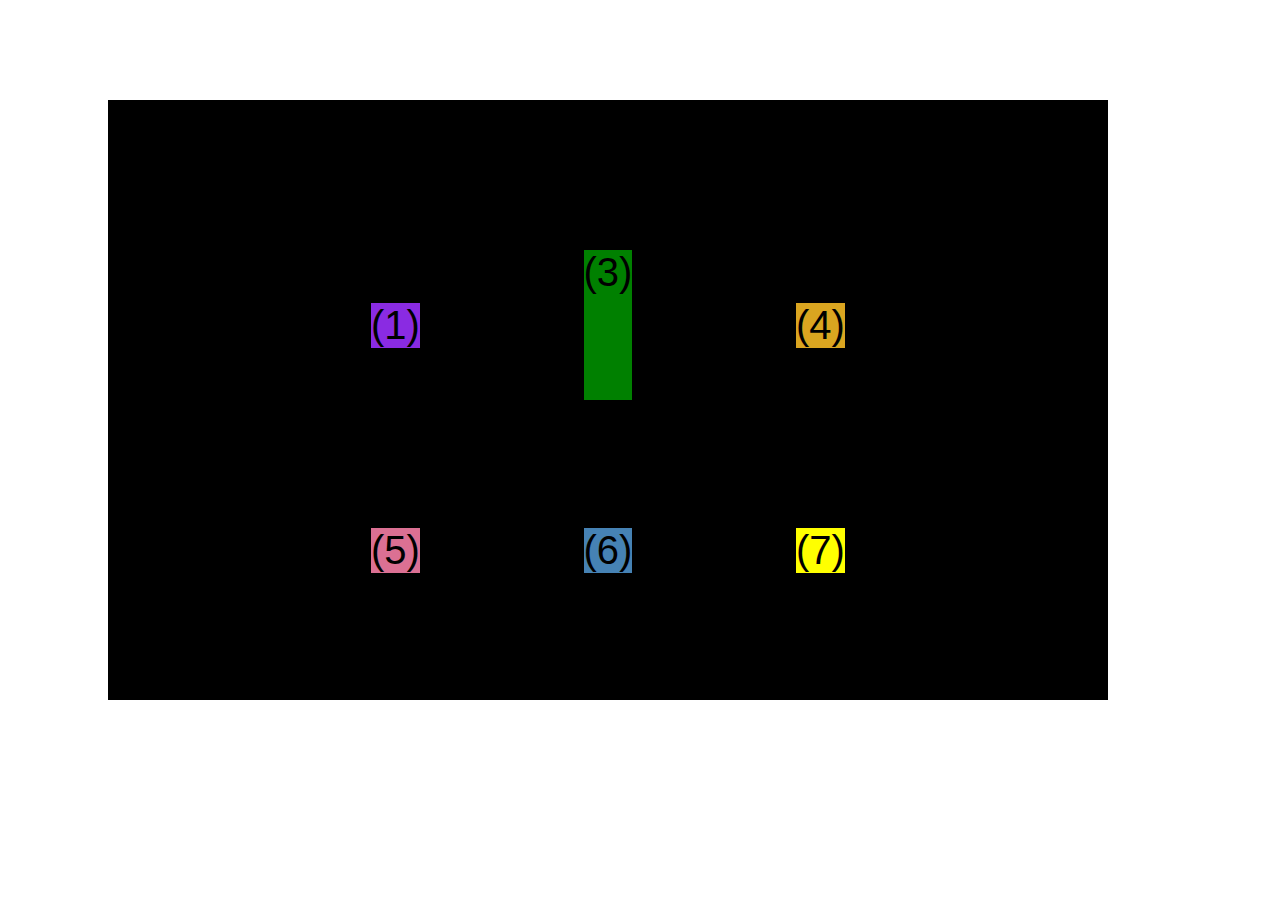
<file: starter/04-CSS-Layouts/css-grid.html>
<!DOCTYPE html>
<html lang="en">
  <head>
    <meta charset="UTF-8" />
    <meta http-equiv="X-UA-Compatible" content="IE=edge" />
    <meta name="viewport" content="width=device-width, initial-scale=1.0" />
    <title>CSS Grid</title>
    <style>
      .el--1 {
        background-color: blueviolet;
      }
      .el--2 {
        background-color: orangered;
      }
      .el--3 {
        background-color: green;
        height: 150px;
      }
      .el--4 {
        background-color: goldenrod;
      }
      .el--5 {
        background-color: palevioletred;
      }
      .el--6 {
        background-color: steelblue;
      }
      .el--7 {
        background-color: yellow;
      }
      .el--8 {
        background-color: crimson;
      }

      .container--1 {
        /* STARTER */
        font-family: sans-serif;
        background-color: #ddd;
        font-size: 32px;
        margin: 40px;

        /* CSS GRID */
        display: grid;
        /* grid-template-columns: 1fr 1fr 1fr auto; */
        /* grid-template-rows: 1fr 1fr; */
        grid-template-columns: repeat(4, 1fr);
        grid-template-rows: 1fr 1fr;
        /*        height: 500px; */

        /*         gap: 30px; */
        column-gap: 30px;
        row-gap: 60px;

        /* TEMP */
        display: none;
      }

      .el--8 {
        grid-column: 2 / 3;
        grid-row: 1 /2;
      }

      .el--2 {
        grid-column: 1 / -1;
        grid-row: 2 / 3;
      }

      .container--2 {
        /* STARTER */
        font-family: sans-serif;
        background-color: black;
        font-size: 40px;
        margin: 100px;

        width: 1000px;
        height: 600px;

        /* CSS GRID */
        display: grid;
        grid-template-columns: 125px 200px 125px;
        grid-template-rows: 250px 100px;
        justify-content: center;
        gap: 50px;

        /* justify-content: space-between; */
        align-content: center;

        /* Alining items inside cells */
        align-items: center;
        justify-items: center;
      }
    </style>
  </head>
  <body>
    <div class="container--1">
      <div class="el el--1">(1) HTML</div>
      <div class="el el--2">(2) and</div>
      <div class="el el--3">(3) CSS</div>
      <div class="el el--4">(4) are</div>
      <div class="el el--5">(5) amazing</div>
      <div class="el el--6">(6) languages</div>
      <div class="el el--7">(7) to</div>
      <div class="el el--8">(8) learn</div>
    </div>

    <div class="container--2">
      <div class="el el--1">(1)</div>
      <div class="el el--3">(3)</div>
      <div class="el el--4">(4)</div>
      <div class="el el--5">(5)</div>
      <div class="el el--6">(6)</div>
      <div class="el el--7">(7)</div>
    </div>
  </body>
</html>
</file>
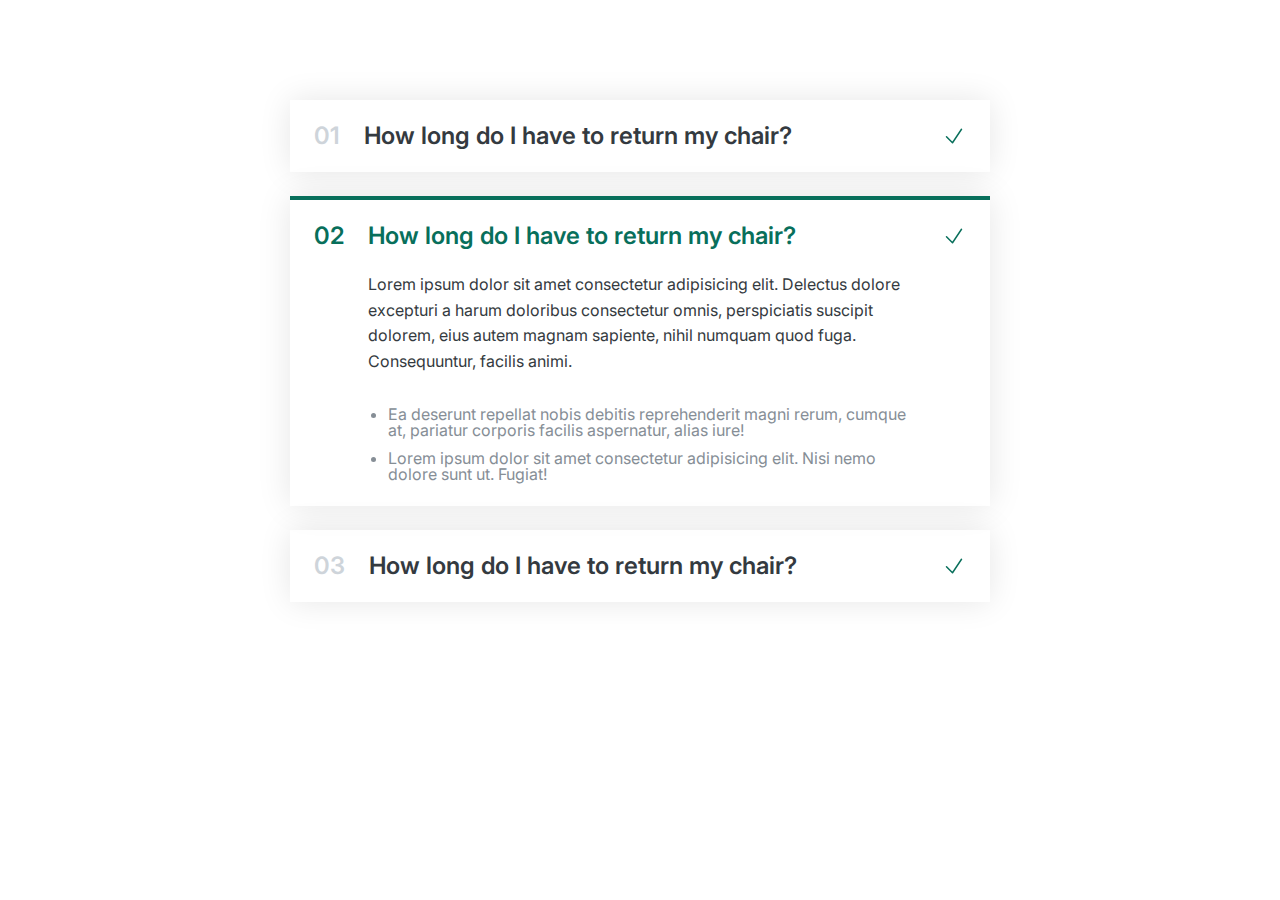
<file: starter/06-Components/01-accordion.html>
<!DOCTYPE html>
<html lang="en">
  <head>
    <meta charset="UTF-8" />
    <meta name="viewport" content="width=device-width, initial-scale=1.0" />
    <title>Accordion Component</title>
    <link rel="preconnect" href="https://fonts.googleapis.com" />
    <link rel="preconnect" href="https://fonts.gstatic.com" crossorigin />
    <link
      href="https://fonts.googleapis.com/css2?family=Inter:wght@100..900&display=swap"
      rel="stylesheet" />

    <style>
      * {
        margin: 0;
        padding: 0;
        box-sizing: border-box;
      }

      body {
        font-family: "Inter", sans-serif;
        color: #343a40;
        line-height: 1;
      }

      .accordion {
        width: 700px;
        margin: 100px auto;

        display: flex;
        flex-direction: column;
        gap: 24px;
      }
      p.number,
      p.text {
        margin: 0px;
      }
      .item {
        box-shadow: 0 0 32px rgba(0, 0, 0, 0.1);
        padding: 24px;

        display: grid;
        grid-template-columns: auto 1fr auto;
        column-gap: 24px;
        row-gap: 24px;
        align-items: center;
      }
      .number,
      .text {
        font-size: 24px;
        font-weight: 600;
        /*      color: #086f5b; */
      }

      .number {
        color: #ced4da;
      }

      .icon {
        width: 24px;
        height: 24px;
        stroke: #086f5b;
      }
      .hidden-box {
        grid-column: 2;
        display: none;
      }
      .hidden-box p {
        line-height: 1.6;
        margin-bottom: 32px;
      }
      .hidden-box ul {
        color: #868e96;
        padding-left: 20px;

        display: flex;
        flex-direction: column;
        gap: 12px;
      }

      .open {
        border-top: 4px solid #086f5b;
      }

      .open .hidden-box {
        display: block;
      }

      .open .number,
      .open .text {
        color: #086f5b;
      }
    </style>
  </head>
  <body>
    <div class="accordion">
      <div class="item">
        <p class="number">01</p>
        <p class="text">How long do I have to return my chair?</p>
        <svg
          xmlns="http://www.w3.org/2000/svg"
          fill="none"
          viewBox="0 0 24 24"
          stroke-width="1.5"
          stroke="currentColor"
          class="icon">
          <path
            stroke-linecap="round"
            stroke-linejoin="round"
            d="m4.5 12.75 6 6 9-13.5" />
        </svg>
        <div class="hidden-box">
          <p>
            Lorem ipsum dolor sit amet consectetur adipisicing elit. Delectus
            dolore excepturi a harum doloribus consectetur omnis, perspiciatis
            suscipit dolorem, eius autem magnam sapiente, nihil numquam quod
            fuga. Consequuntur, facilis animi.
          </p>
          <ul>
            <li>
              Ea deserunt repellat nobis debitis reprehenderit magni rerum,
              cumque at, pariatur corporis facilis aspernatur, alias iure!
            </li>
            <li>
              Lorem ipsum dolor sit amet consectetur adipisicing elit. Nisi nemo
              dolore sunt ut. Fugiat!
            </li>
          </ul>
        </div>
      </div>
      <div class="item open">
        <p class="number">02</p>
        <p class="text">How long do I have to return my chair?</p>
        <svg
          xmlns="http://www.w3.org/2000/svg"
          fill="none"
          viewBox="0 0 24 24"
          stroke-width="1.5"
          stroke="currentColor"
          class="icon">
          <path
            stroke-linecap="round"
            stroke-linejoin="round"
            d="m4.5 12.75 6 6 9-13.5" />
        </svg>
        <div class="hidden-box">
          <p>
            Lorem ipsum dolor sit amet consectetur adipisicing elit. Delectus
            dolore excepturi a harum doloribus consectetur omnis, perspiciatis
            suscipit dolorem, eius autem magnam sapiente, nihil numquam quod
            fuga. Consequuntur, facilis animi.
          </p>
          <ul>
            <li>
              Ea deserunt repellat nobis debitis reprehenderit magni rerum,
              cumque at, pariatur corporis facilis aspernatur, alias iure!
            </li>
            <li>
              Lorem ipsum dolor sit amet consectetur adipisicing elit. Nisi nemo
              dolore sunt ut. Fugiat!
            </li>
          </ul>
        </div>
      </div>
      <div class="item">
        <p class="number">03</p>
        <p class="text">How long do I have to return my chair?</p>
        <svg
          xmlns="http://www.w3.org/2000/svg"
          fill="none"
          viewBox="0 0 24 24"
          stroke-width="1.5"
          stroke="currentColor"
          class="icon">
          <path
            stroke-linecap="round"
            stroke-linejoin="round"
            d="m4.5 12.75 6 6 9-13.5" />
        </svg>
        <div class="hidden-box">
          <p>
            Lorem ipsum dolor sit amet consectetur adipisicing elit. Delectus
            dolore excepturi a harum doloribus consectetur omnis, perspiciatis
            suscipit dolorem, eius autem magnam sapiente, nihil numquam quod
            fuga. Consequuntur, facilis animi.
          </p>
          <ul>
            <li>
              Ea deserunt repellat nobis debitis reprehenderit magni rerum,
              cumque at, pariatur corporis facilis aspernatur, alias iure!
            </li>
            <li>
              Lorem ipsum dolor sit amet consectetur adipisicing elit. Nisi nemo
              dolore sunt ut. Fugiat!
            </li>
          </ul>
        </div>
      </div>
    </div>
  </body>
</html>
</file>
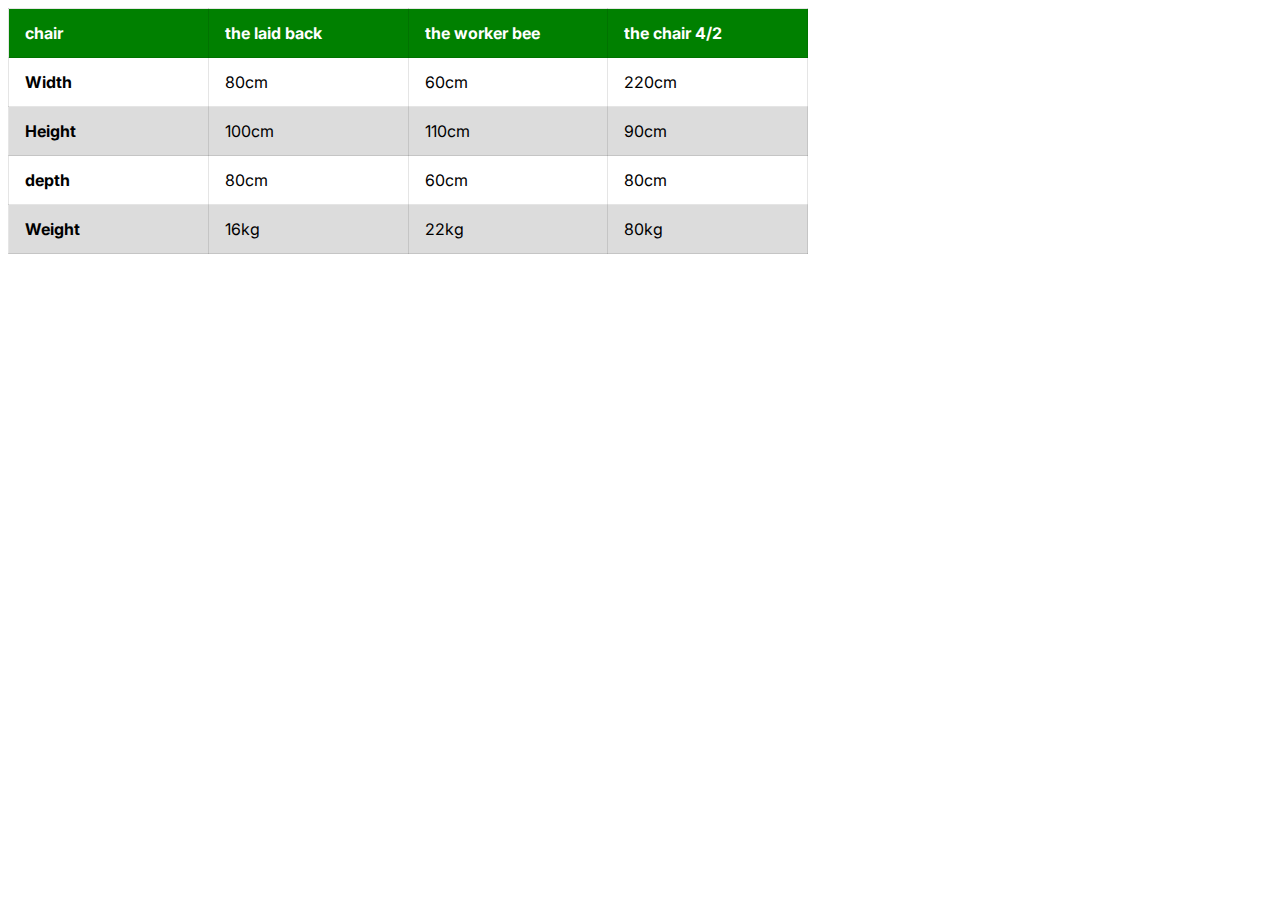
<file: starter/06-Components/03-table.html>
<!DOCTYPE html>
<html lang="en">
  <head>
    <meta charset="UTF-8" />
    <meta name="viewport" content="width=device-width, initial-scale=1.0" />
    <title>Accordion Component</title>
    <link rel="preconnect" href="https://fonts.googleapis.com" />
    <link rel="preconnect" href="https://fonts.gstatic.com" crossorigin />
    <link
      href="https://fonts.googleapis.com/css2?family=Inter:wght@100..900&display=swap"
      rel="stylesheet" />
    <style>
      body {
        font-family: "inter", sans-serif;
        line-height: 1;
      }
      table {
        width: 800px;
        border: 1px solid black;
        border-collapse: collapse;
      }
      td, th {
        border: 1px solid rgba(0, 0, 0, 0.1);
        padding: 16px;
        text-align: left;
      }

      thead th{
        background-color: green;
        color: white;
        width: 25%;
      }
      tbody tr:nth-child(even){
        background-color: gainsboro;
      }
    </style>
  </head>
  <body>
    <table>
      <thead>
        <tr>
          <th>chair</th>
          <th>the laid back</th>
          <th>the worker bee</th>
          <th>the chair 4/2</th>
        </tr>
        <tbody>

          <tr>
            <th>Width</th>
            <td>80cm</td>
            <td>60cm</td>
            <td>220cm</td>
          </tr>
          <tr>
            <th>Height</th>
            <td>100cm</td>
            <td>110cm</td>
            <td>90cm</td>
          </tr>
          <tr>
            <th>depth</th>
            <td>80cm</td>
            <td>60cm</td>
            <td>80cm</td>
          </tr>
          <tr>
            <th>Weight</th>
            <td>16kg</td>
            <td>22kg</td>
            <td>80kg</td>
          </tr>
        </tbody>
    </thead>
    </table>
  </body>
</html>
</file>
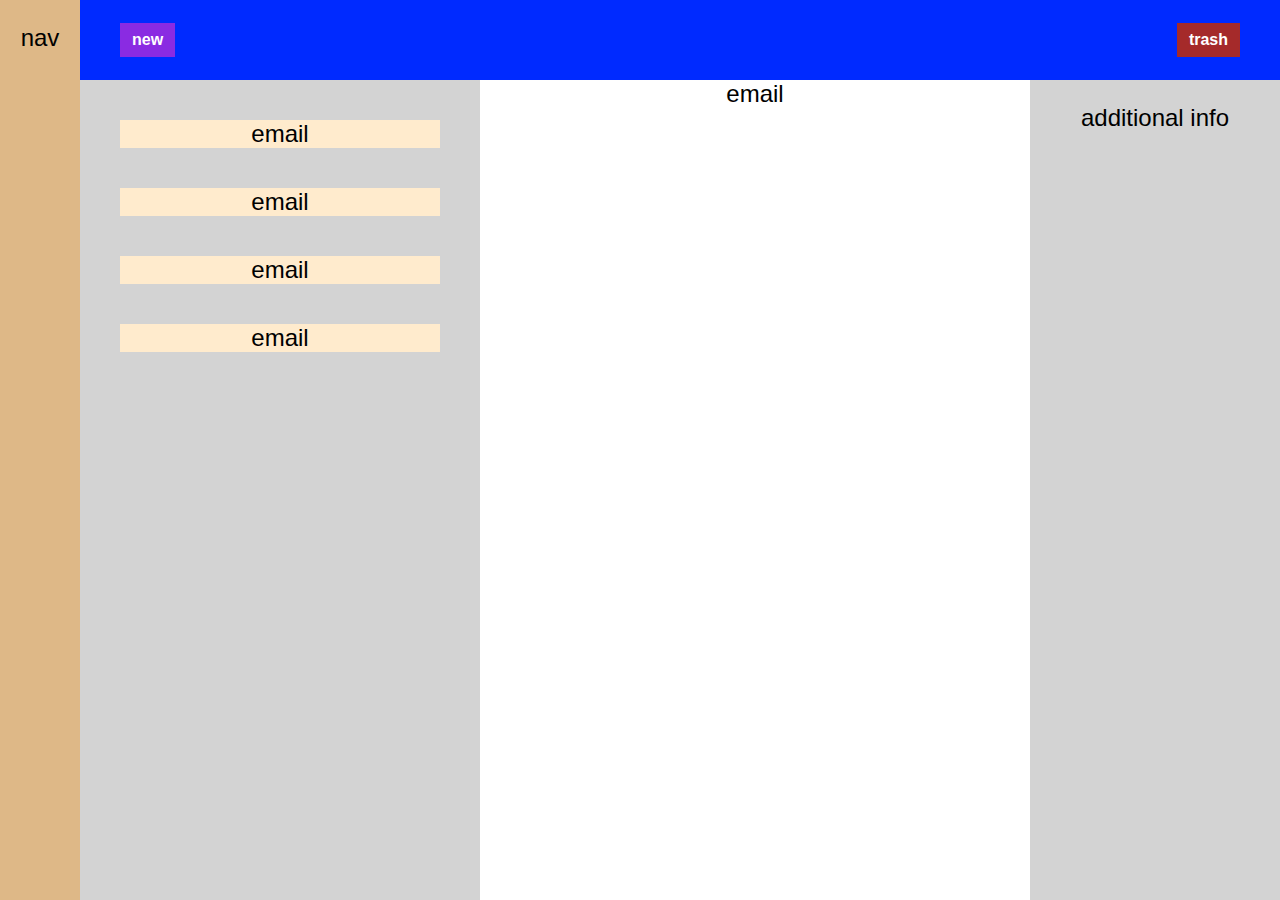
<file: starter/06-Components/06-app-layout.html>
<!doctype html>
<html lang="en">
  <head>
    <meta charset="UTF-8" />
    <meta name="viewport" content="width=device-width, initial-scale=1.0" />
    <title>Document</title>
    <style>
      * {
        margin: 0px;
        padding: 0px;
        box-sizing: border-box;
      }
      body {
        font-family: sans-serif;
        color: black;
        font-size: 24px;

        display: grid;
        grid-template-columns: 80px 400px 1fr 250px;
        grid-template-rows: 80px 1fr;

        height: 100vh;
        text-align: center;
      }
      nav,
      section,
      aside {
        padding-top: 24px;
      }
      nav {
        background-color: burlywood;
        grid-row: 1 / -1;
      }
      menu {
        background-color: rgb(0, 42, 255);
        color: rgb(200, 230, 232);
        grid-column: 2 / -1;
        display: flex;
        align-items: center;
        padding: 0 40px;
      }
      aside {
        background-color: rgb(211, 211, 211);
      }
      section {
        background-color: rgb(211, 211, 211);
        padding: 40px;
        display: flex;
        flex-direction: column;
        gap: 40px;
      }
      button {
        display: inline-block;
        font-size: 16px;
        font-weight: bold;
        background-color: blueviolet;
        border: none;
        cursor: pointer;
        color: white;
        padding: 8px 12px;
      }
      button:last-child {
        background-color: brown;
        margin-left: auto;
      }
      .email {
        background-color: blanchedalmond;
      }
    </style>
  </head>
  <body>
    <nav>nav</nav>
    <menu><button>new</button><button>trash</button></menu>
    <section>
      <div class="email">email</div>
      <div class="email">email</div>
      <div class="email">email</div>
      <div class="email">email</div>
    </section>
    <main>email</main>
    <aside>additional info</aside>
  </body>
</html>
</file>
